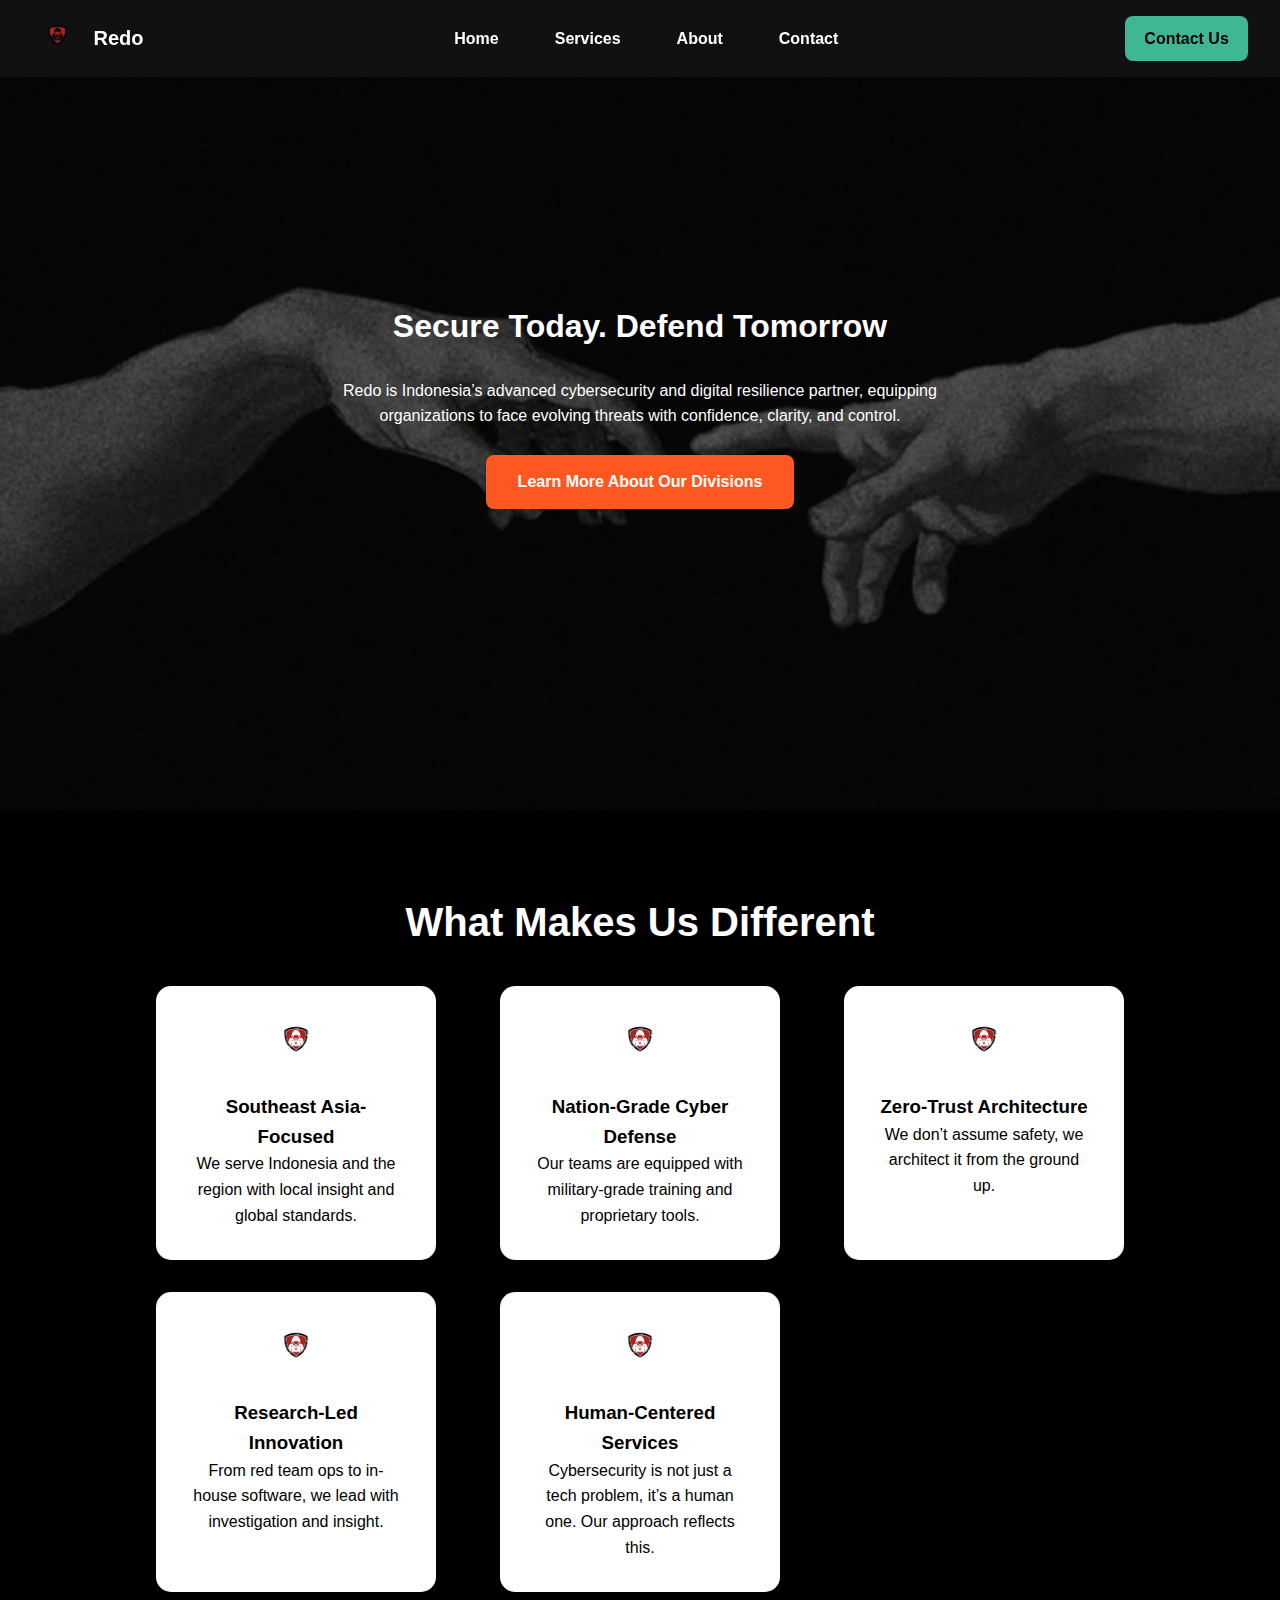
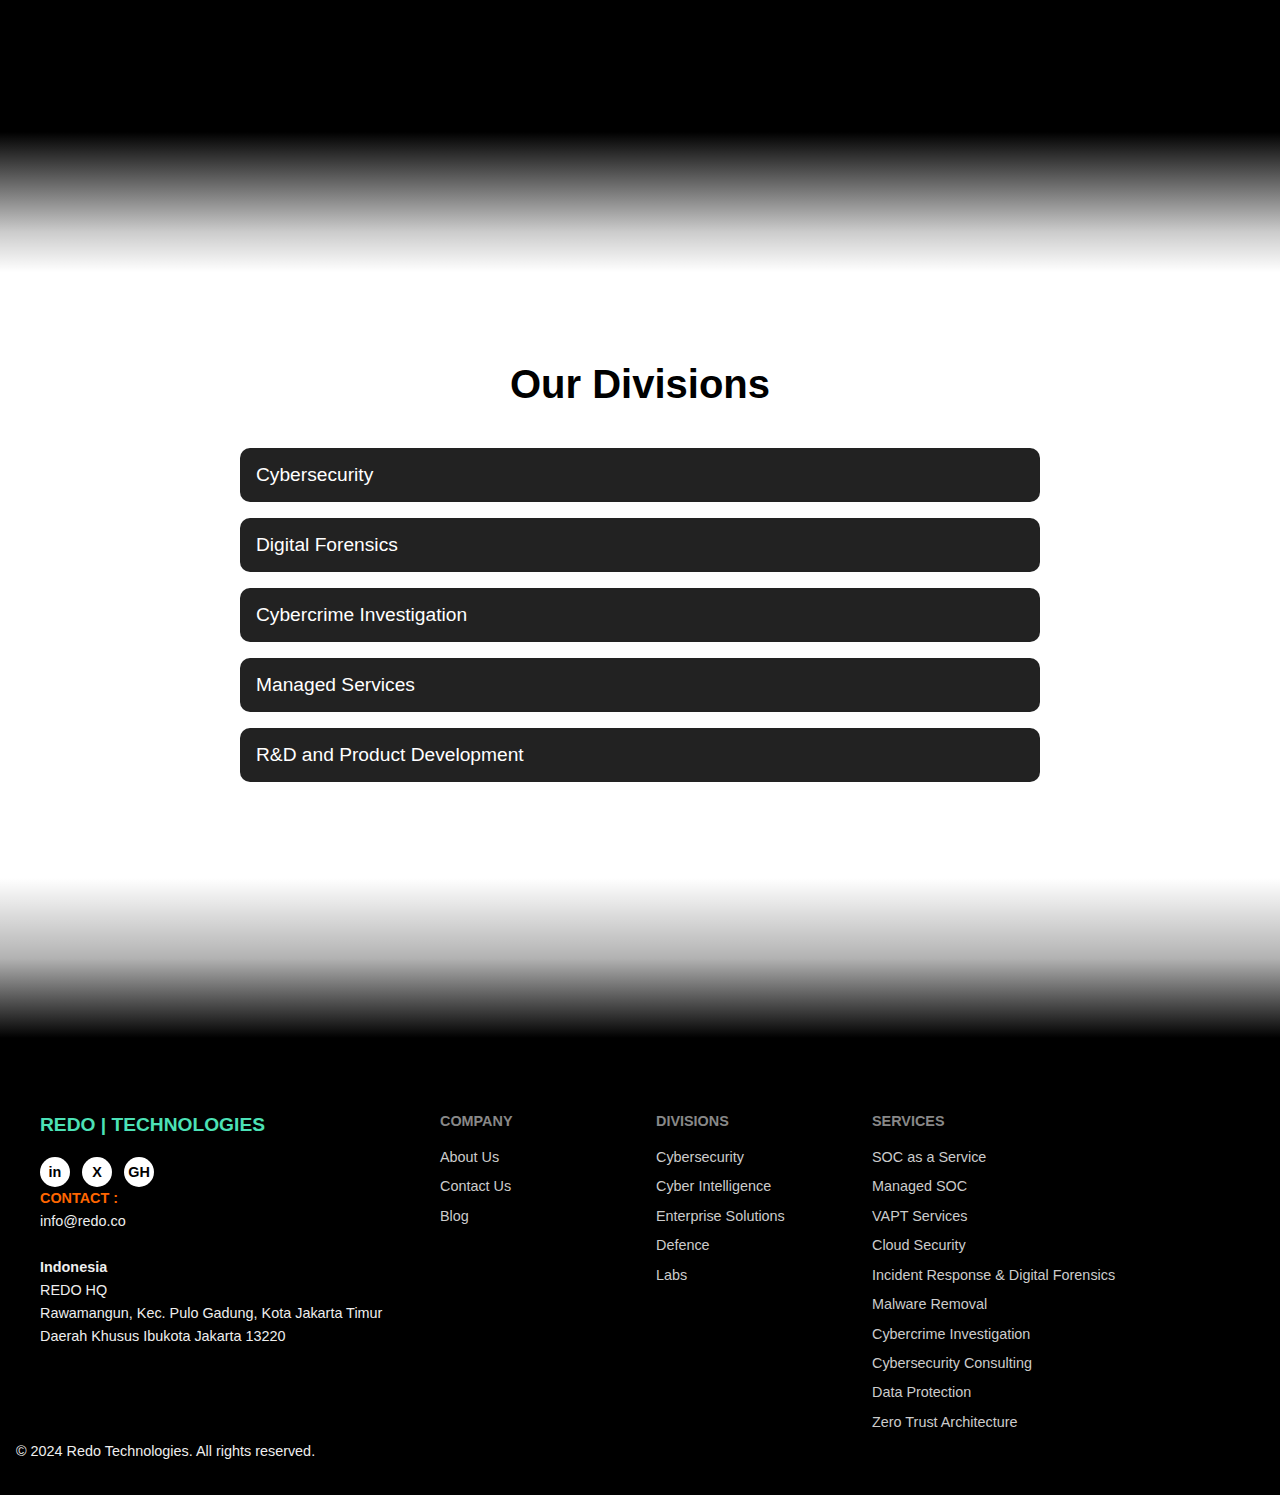
<file: about.html>
<!DOCTYPE html>
<html lang="id">
  <head>
    <meta charset="UTF-8" />
    <meta name="viewport" content="width=device-width, initial-scale=1" />
    <title>About | Redo Technologies</title>
    <link rel="stylesheet" href="styles.css" />
  </head>
  <body class="about-page">
    <!-- HEADER -->
    <header>
      <div class="logo">
        <a href="index.html">
          <img src="gambar/redo.png" alt="Redo Logo" />
          <span>Redo</span>
        </a>
      </div>

      <nav class="nav-center">
        <a href="index.html">Home</a>
        <a href="services.html">Services</a>
        <a href="about.html" class="active">About</a>
        <a href="soc.html">Contact</a>
      </nav>

      <a href="soc.html" class="contact-btn">Contact Us</a>
    </header>

    <!-- HERO -->
    <section class="about-hero">
      <div class="about-content">
        <h1>Secure Today. Defend Tomorrow</h1>
        <br />
        <p>
          Redo is Indonesia’s advanced cybersecurity and digital resilience
          partner, equipping organizations to face evolving threats with
          confidence, clarity, and control.
        </p>
        <br />
        <a href="#divisions" class="cta-btn">Learn More About Our Divisions</a>
      </div>
    </section>

    <!-- WHAT MAKES US DIFFERENT -->
    <section class="what-choose">
      <h2>What Makes Us Different</h2>
      <div class="what-list">
        <div class="what-card">
          <img src="gambar/redo.png" alt="Southeast Asia" class="what-icon" />
          <h3>Southeast Asia-Focused</h3>
          <p>
            We serve Indonesia and the region with local insight and global
            standards.
          </p>
        </div>

        <div class="what-card">
          <img src="gambar/redo.png" alt="Cyber Defense" class="what-icon" />
          <h3>Nation-Grade Cyber Defense</h3>
          <p>
            Our teams are equipped with military-grade training and proprietary
            tools.
          </p>
        </div>

        <div class="what-card">
          <img src="gambar/redo.png" alt="Zero Trust" class="what-icon" />
          <h3>Zero-Trust Architecture</h3>
          <p>We don’t assume safety, we architect it from the ground up.</p>
        </div>

        <div class="what-card">
          <img src="gambar/redo.png" alt="Zero Trust" class="what-icon" />
          <h3>Research-Led Innovation</h3>

          <p>
            From red team ops to in-house software, we lead with investigation
            and insight.
          </p>
        </div>

        <div class="what-card">
          <img src="gambar/redo.png" alt="Zero Trust" class="what-icon" />
          <h3>Human-Centered Services</h3>
          <p>
            Cybersecurity is not just a tech problem, it’s a human one. Our
            approach reflects this.
          </p>
        </div>
      </div>
    </section>

    <!-- Gradient Divider -->
    <div class="gradient-divider"></div>

    <!-- OUR DIVISIONS -->
    <section class="divisions" id="divisions">
      <h2>Our Divisions</h2>

      <div class="accordion">
        <div class="accordion-item">
          <button class="accordion-header">Cybersecurity</button>
          <div class="accordion-body">
            <p>
              Proactive threat detection, Zero-Trust, SIEM, & incident response.
            </p>
          </div>
        </div>

        <div class="accordion-item">
          <button class="accordion-header">Digital Forensics</button>
          <div class="accordion-body">
            <p>Investigasi insiden & analisis mendalam.</p>
          </div>
        </div>

        <div class="accordion-item">
          <button class="accordion-header">Cybercrime Investigation</button>
          <div class="accordion-body">
            <p>Penyelidikan serangan siber & pelacakan kriminal digital.</p>
          </div>
        </div>

        <div class="accordion-item">
          <button class="accordion-header">Managed Services</button>
          <div class="accordion-body">
            <p>Layanan SOC, monitoring, dan pengelolaan keamanan TI.</p>
          </div>
        </div>

        <div class="accordion-item">
          <button class="accordion-header">R&D and Product Development</button>
          <div class="accordion-body">
            <p>Inovasi teknologi baru & solusi internal.</p>
          </div>
        </div>
      </div>
    </section>

    <!-- Gradient Divider Footer -->
    <div class="gradient-divider-footer"></div>

    <!-- FOOTER -->
    <footer class="footer">
      <div class="footer-container">
        <div class="footer-logo-social">
          <div class="footer-logo">Redo | Technologies</div>
          <div class="social-icons">
            <a href="#" aria-label="LinkedIn"><span>in</span></a>
            <a href="#" aria-label="X"><span>X</span></a>
            <a href="#" aria-label="GitHub"><span>GH</span></a>
          </div>

          <div class="footer-contact">
            <span>CONTACT :</span><br />
            <a href="mailto:-">info@redo.co</a><br /><br />
            <strong>Indonesia</strong><br />
            REDO HQ
            <br />Rawamangun, Kec. Pulo Gadung, Kota Jakarta Timur<br />
            Daerah Khusus Ibukota Jakarta 13220
          </div>
        </div>

        <div class="footer-column">
          <h4>COMPANY</h4>
          <ul>
            <li><a href="about.html">About Us</a></li>
            <li>
              <a href="soc.html">Contact Us</a>
            </li>
            <li><a href="#">Blog</a></li>
          </ul>
        </div>

        <div class="footer-column">
          <h4>DIVISIONS</h4>
          <ul>
            <li>Cybersecurity</li>
            <li>Cyber Intelligence</li>
            <li>Enterprise Solutions</li>
            <li>Defence</li>
            <li>Labs</li>
          </ul>
        </div>

        <div class="footer-column">
          <h4>SERVICES</h4>
          <ul>
            <li>SOC as a Service</li>
            <li>Managed SOC</li>
            <li>VAPT Services</li>
            <li>Cloud Security</li>
            <li>Incident Response & Digital Forensics</li>
            <li>Malware Removal</li>
            <li>Cybercrime Investigation</li>
            <li>Cybersecurity Consulting</li>
            <li>Data Protection</li>
            <li>Zero Trust Architecture</li>
          </ul>
        </div>
      </div>
      <p>&copy; 2024 Redo Technologies. All rights reserved.</p>
    </footer>
  </body>
</html>
</file>
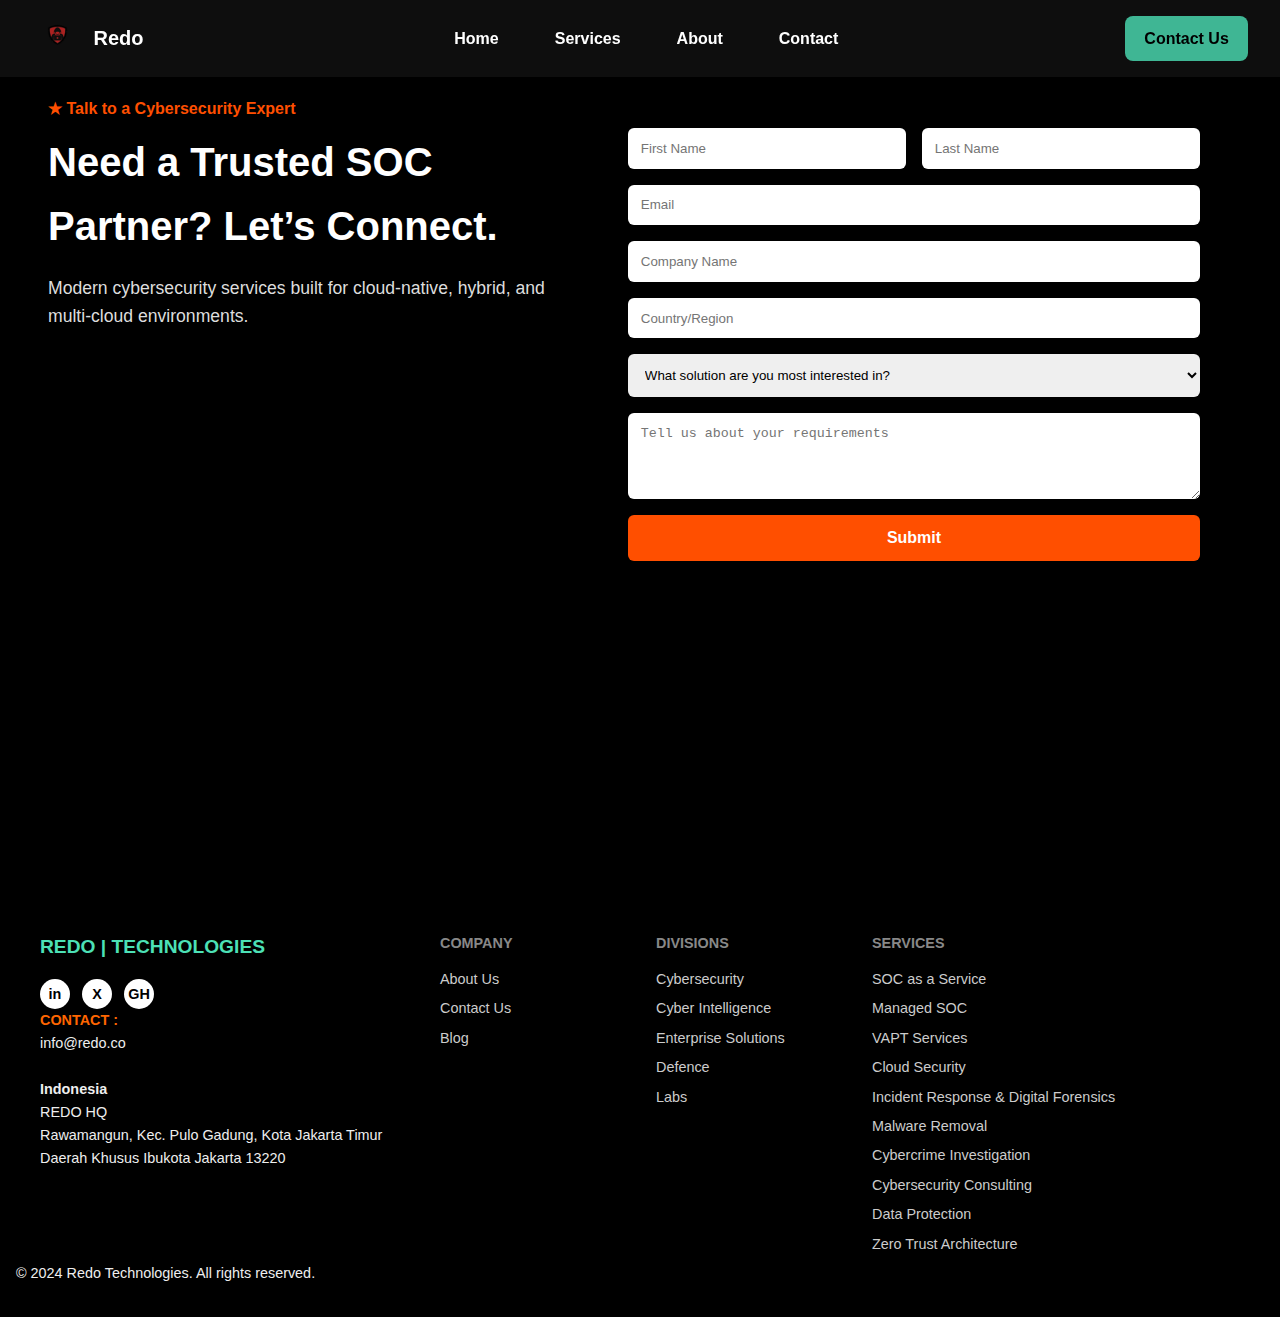
<file: soc.html>
<!DOCTYPE html>
<html lang="id">
  <head>
    <meta charset="UTF-8" />
    <meta name="viewport" content="width=device-width, initial-scale=1" />
    <title>Redo | SOC as a Service</title>
    <link rel="stylesheet" href="styles.css" />
  </head>
  <body>
    <!-- HEADER (copy dari index) -->
    <header>
      <div class="logo">
        <a href="index.html">
          <img src="gambar/redo.png" alt="Redo Logo" />
          <span>Redo</span>
        </a>
      </div>

      <nav class="nav-center">
        <a href="index.html">Home</a>
        <a href="services.html">Services</a>
        <a href="about.html">About</a>
        <a href="soc.html">Contact</a>
      </nav>

      <a href="soc.html" class="contact-btn">Contact Us</a>
    </header>

    <!-- SOC HERO / CONTACT SECTION -->
    <section class="soc-hero">
      <div class="soc-left">
        <h4>★ Talk to a Cybersecurity Expert</h4>
        <h1>Need a Trusted SOC Partner? Let’s Connect.</h1>
        <p>
          Modern cybersecurity services built for cloud-native, hybrid, and
          multi-cloud environments.
        </p>
      </div>

      <div class="soc-right">
        <form class="soc-form">
          <div class="form-row">
            <input type="text" placeholder="First Name" required />
            <input type="text" placeholder="Last Name" required />
          </div>
          <input type="email" placeholder="Email" required />
          <input type="text" placeholder="Company Name" required />
          <input type="text" placeholder="Country/Region" required />
          <select required>
            <option value="">What solution are you most interested in?</option>
            <option value="soc">SOC as a Service</option>
            <option value="vapt">VAPT Services</option>
            <option value="incident">Incident Response</option>
          </select>
          <textarea
            placeholder="Tell us about your requirements"
            rows="4"
            required
          ></textarea>
          <button type="submit">Submit</button>
        </form>
      </div>
    </section>

    <!-- FOOTER (copy dari index) -->
    <footer class="footer">
      <div class="footer-container">
        <div class="footer-logo-social">
          <div class="footer-logo">Redo | Technologies</div>
          <div class="social-icons">
            <a href="#" aria-label="LinkedIn"><span>in</span></a>
            <a href="#" aria-label="X"><span>X</span></a>
            <a href="#" aria-label="GitHub"><span>GH</span></a>
          </div>

          <div class="footer-contact">
            <span>CONTACT :</span><br />
            <a href="mailto:-">info@redo.co</a><br /><br />
            <strong>Indonesia</strong><br />
            REDO HQ
            <br />Rawamangun, Kec. Pulo Gadung, Kota Jakarta Timur<br />
            Daerah Khusus Ibukota Jakarta 13220
          </div>
        </div>

        <div class="footer-column">
          <h4>COMPANY</h4>
          <ul>
            <li><a href="about.html">About Us</a></li>
            <li>
              <a href="soc.html">Contact Us</a>
            </li>
            <li><a href="#">Blog</a></li>
          </ul>
        </div>

        <div class="footer-column">
          <h4>DIVISIONS</h4>
          <ul>
            <li>Cybersecurity</li>
            <li>Cyber Intelligence</li>
            <li>Enterprise Solutions</li>
            <li>Defence</li>
            <li>Labs</li>
          </ul>
        </div>

        <div class="footer-column">
          <h4>SERVICES</h4>
          <ul>
            <li>SOC as a Service</li>
            <li>Managed SOC</li>
            <li>VAPT Services</li>
            <li>Cloud Security</li>
            <li>Incident Response & Digital Forensics</li>
            <li>Malware Removal</li>
            <li>Cybercrime Investigation</li>
            <li>Cybersecurity Consulting</li>
            <li>Data Protection</li>
            <li>Zero Trust Architecture</li>
          </ul>
        </div>
      </div>
      <p>&copy; 2024 Redo Technologies. All rights reserved.</p>
    </footer>
  </body>
</html>
</file>
<file: styles.css>
/* ==== INDEX PAGE ==== */
* {
  margin: 0;
  padding: 0;
  box-sizing: border-box;
}

body {
  font-family: "Segoe UI", Tahoma, Geneva, Verdana, sans-serif;
  background: #000;
  color: #eee;
  line-height: 1.6;
}

header {
  display: flex;
  justify-content: space-between;
  align-items: center;
  padding: 1rem 2rem;

  /* Efek Transparan*/
  background: rgba(34, 34, 34, 0.4);
  backdrop-filter: blur(10px);
  -webkit-backdrop-filter: blur(10px);

  position: fixed;
  top: 0;
  left: 0;
  width: 100%;
  z-index: 1000;
}

.logo {
  display: flex;
  align-items: center;
  gap: 10px; /* jarak gambar dan teks */
}

.logo a {
  display: flex; /* biar logo & teks sejajar */
  align-items: center;
  gap: 10px;
  text-decoration: none; /* ngilangin underline */
  color: #fff;
  font-weight: bold;
  font-size: 20px;
}

.logo a img {
  height: 40px;
  width: auto;
  display: block;
}

.nav-center {
  flex: 1;
  display: flex;
  justify-content: center;
  gap: 2rem;
}

.nav-center a {
  color: #fff;
  text-decoration: none;
  font-weight: 600;
  transition: color 0.3s ease;
}

nav a {
  color: #eee;
  margin-left: 1.5rem;
  text-decoration: none;
  font-weight: 600;
  transition: color 0.3s ease;
}

nav a:hover {
  color: #4ce1b6;
}

.contact-btn {
  background: rgba(76, 225, 182, 0.8); /* transparan juga */
  color: #000;
  padding: 0.6rem 1.2rem;
  border-radius: 8px;
  text-decoration: none;
  font-weight: bold;
  transition: background 0.3s ease, transform 0.2s ease;
}

.contact-btn:hover {
  background: rgba(57, 191, 160, 0.9);
  transform: scale(1.05);
}

/* Hero Section (Bagian Utama index.html) */
.hero h1 {
  font-size: 3rem;
  max-width: 700px;
  line-height: 1.1;
  margin-bottom: 1rem;
}

/* Section Capabilities dan Why Choose */
.capabilities,
.why-choose {
  background: #000;
  padding: 4rem 2rem 2rem 2rem;
}

.capabilities h2,
.why-choose h2 {
  text-align: center;
  color: #4ce1b6;
  margin-bottom: 2rem;
  font-size: 2rem;
  letter-spacing: 2px;
}

.cap-list,
.why-list {
  display: grid;
  grid-template-columns: repeat(auto-fit, minmax(260px, 1fr));
  gap: 2rem;
  max-width: 1100px;
  margin: 0 auto;
}

.cap-card,
.why-card {
  background: #222;
  border-radius: 30px;
  padding: 2rem 1rem 1.5rem 1rem;
  box-shadow: 0 4px 24px #0bc9cd22;
  transition: border-radius 0.7s, box-shadow 0.6s, clip-path 0.6s;
  clip-path: ellipse(95% 80% at 50% 50%);
  position: relative;
}

.cap-icon,
.why-icon {
  font-size: 2.5rem;
  color: #4ce1b6;
  margin-bottom: 1rem;
  display: block;
}

.cap-card:hover,
.why-card:hover,
.cap-card:focus-visible,
.why-card:focus-visible {
  border-radius: 55px 15px 75px 25px;
  box-shadow: 0 8px 56px #4ce1b666;
  clip-path: ellipse(110% 90% at 50% 50%);
  background: linear-gradient(135deg, #084e69 0%, #0bc9cd 100%);
}

/* Hero Section (*/
.hero {
  position: relative;
  height: 100vh;
  display: flex;
  justify-content: center;
  align-items: center;
  text-align: center;
  color: white;
  background: url("gambar/chaos.gif") no-repeat center center/cover;
}

.hero::after {
  content: "";
  position: absolute;
  inset: 0;
  background: rgba(0, 0, 0, 0.6); /* overlay gelap biar teks lebih jelas */
}

.hero-overlay {
  position: relative;
  z-index: 1;
  max-width: 800px;
  padding: 0 1rem;
}

.hero h1 {
  font-size: 3.5rem;
  font-weight: 700;
  margin-bottom: 1rem;
  text-transform: uppercase;
  letter-spacing: 2px;
  text-shadow: 0px 4px 15px rgba(0, 0, 0, 0.7);
}

.hero p {
  font-size: 1.2rem;
  margin-bottom: 2rem;
  color: #ddd;
}

.cta-btn {
  display: inline-block;
  background: #ff5722;
  color: white;
  padding: 0.9rem 2rem;
  border-radius: 8px;
  font-weight: bold;
  text-decoration: none;
  transition: background 0.3s ease, transform 0.2s ease;
}

.cta-btn:hover {
  background: #e64a19;
  transform: scale(1.05);
}

/* Footer Section (Buat di pake di hal lain) */
.footer {
  background-color: #000;
  color: #eee;
  padding: 2rem 1rem;
  font-size: 0.9rem;
}

.footer-container {
  max-width: 1200px;
  margin: 0 auto;
  display: grid;
  grid-template-columns: 2fr 1fr 1fr 2fr;
  gap: 2rem;
}

.footer-logo {
  font-weight: bold;
  font-size: 1.2rem;
  margin-bottom: 1rem;
  color: #4ce1b6;
  text-transform: uppercase;
}

.social-icons a {
  display: inline-block;
  background: #ffffff;
  color: #000000;
  width: 30px;
  height: 30px;
  line-height: 30px;
  text-align: center;
  border-radius: 50%;
  margin-right: 0.5rem;
  font-weight: bold;
  text-decoration: none;
}

.footer-contact span {
  color: #f60;
  font-weight: bold;
}

.footer-contact a {
  color: #eee;
  text-decoration: none;
}

.footer-column h4 {
  color: #888;
  margin-bottom: 0.8rem;
  font-weight: 600;
}

.footer-column ul {
  list-style: none;
}

.footer-column ul li,
.footer-column ul li a {
  color: #ccc;
  margin-bottom: 0.4rem;
  text-decoration: none;
}

.footer-column ul li:hover,
.footer-column ul li a:hover {
  color: #4ce1b6;
  cursor: pointer;
}

/* Responsive for smaller screens */
@media (max-width: 768px) {
  .footer-container {
    grid-template-columns: 1fr;
  }
  .footer-logo-social {
    margin-bottom: 2rem;
  }
  .social-icons a {
    margin-right: 1rem;
  }
}

/* ==== SERVICES PAGE ==== */

/* Hero Section */
.services-hero {
  position: relative;
  height: 100vh;
  display: flex;
  justify-content: center;
  align-items: center;
  background: url("gambar/loop.gif") no-repeat center center;
  background-size: cover;
}
.services-hero-overlay {
  position: absolute;
  inset: 0;
  background: rgba(0, 0, 0, 0.6);
}
.services-hero-content {
  position: relative;
  z-index: 1;
  color: #fff;
  text-align: center;
}
.services-hero-content h1 {
  font-size: 4rem;
  font-weight: 800;
  text-transform: uppercase;
}

/* Services Section (outer background putih) */
.services-list {
  background: #fff; /* luar tetap putih */
  padding: 80px 20px;
}

/* Inner container (pakai background planet) */
.services-inner {
  background: url("gambar/Black.jpg") no-repeat center center;
  background-size: cover;
  border-radius: 20px;
  padding: 50px;
  display: grid;
  grid-template-columns: repeat(3, 1fr); /* 3 kolom */
  gap: 30px;
}

/* Service Card (transparan + blur) */
.service-card {
  background: rgba(0, 0, 0, 0.4); /* transparan */
  backdrop-filter: blur(6px); /* efek kaca */
  border-radius: 15px;
  padding: 25px;
  color: #fff;
  transition: transform 0.3s, box-shadow 0.3s;
}

.service-card:hover {
  transform: translateY(-8px);
  box-shadow: 0 10px 25px rgba(0, 0, 0, 0.4);
}

.service-card h2 {
  font-size: 1.5rem;
  margin-bottom: 10px;
}

.service-card p {
  font-size: 1rem;
  margin-bottom: 15px;
  line-height: 1.5;
}

.service-card .learn-more {
  display: inline-block;
  color: #ff8c42;
  font-weight: 600;
  text-decoration: none;
  transition: color 0.3s;
}

.service-card .learn-more:hover {
  color: #ffd27f;
}

/* ==== ABOUT PAGE ==== */
/* Section about */
.about-hero {
  position: relative;
  height: 90vh;
  display: flex;
  align-items: center;
  justify-content: center;
  text-align: center;
  color: #fff;
  background: url("gambar/hand.jpg") center/cover no-repeat;
}

.about-hero::before {
  content: "";
  position: absolute;
  top: 0;
  left: 0;
  width: 100%;
  height: 100%;
  background: rgba(0, 0, 0, 0.6); /* overlay transparan */
}

.about-content {
  position: relative; /* biar teks di atas overlay */
  max-width: 700px;
  padding: 2rem;
}
/* WHAT MAKES US */
.what-choose {
  background: #000;
  color: #000000;
  padding: 5rem 2rem;
  text-align: center;
}
.what-choose h2 {
  font-size: 2.5rem;
  margin-bottom: 2rem;
  color: #ffffff;
}
.what-list {
  display: grid;
  grid-template-columns: repeat(3, 1fr); /* 3 kolom tetap */
  gap: 2rem;
  max-width: 1000px;
  margin: 0 auto;
  justify-items: center; /* Biar item rata tengah */
}
.what-card {
  background: #ffffff;
  border-radius: 15px;
  padding: 2rem;
  transition: 0.3s;
  width: 100%; /* biar ukuran konsisten */
  max-width: 280px; /* kontrol lebar card */
}

.what-card:hover {
  transform: translateY(-5px);
  box-shadow: 0 8px 20px rgba(0, 0, 0, 0.1);
}
.what-icon {
  height: 50px;
  margin-bottom: 1rem;
}

/* Divisions (Accordion) */
.divisions {
  background: #fff;
  padding: 5rem 2rem;
  color: #000000;
  text-align: center;
}
.divisions h2 {
  font-size: 2.5rem;
  margin-bottom: 2rem;
}
.accordion {
  max-width: 800px;
  margin: 0 auto;
  text-align: left;
}
.accordion-item {
  margin-bottom: 1rem;
  border-radius: 10px;
  overflow: hidden;
  background: rgba(0, 0, 0, 0.5);
}
.accordion-header {
  width: 100%;
  padding: 1rem;
  background: #222;
  border: none;
  outline: none;
  color: #fff;
  text-align: left;
  font-size: 1.2rem;
  cursor: pointer;
}
.accordion-header.active {
  background: #4ce1b6;
  color: #000;
}
.accordion-body {
  max-height: 0;
  overflow: hidden;
  padding: 0 1rem;
  background: rgba(255, 255, 255, 0.1);
  transition: max-height 0.3s ease;
}
.accordion-body p {
  padding: 1rem 0;
}

/* Gradient Divider */
.gradient-divider {
  height: 200px;
  background: linear-gradient(
    to bottom,
    rgba(0, 0, 0, 1) 0%,
    rgba(0, 0, 0, 0.7) 30%,
    rgba(255, 255, 255, 0.8) 80%,
    #fff 100%
  );
}
/* Gradient Divider Footer */
.gradient-divider-footer {
  height: 200px;
  background: linear-gradient(
    to bottom,
    #fff 0%,
    rgba(255, 255, 255, 0.7) 40%,
    rgba(0, 0, 0, 0.8) 80%,
    #000 100%
  );
}

/* ==== SOC PAGE ==== */
.soc-hero {
  display: flex;
  justify-content: space-between;
  align-items: flex-start;
  gap: 3rem;
  padding: 6rem 3rem 3rem;
  min-height: 100vh;
  background: url("https://i.pinimg.com/originals/07/13/6e/07136e5ed9b63ebbe5a70c3e5e84a9a7.jpg")
    no-repeat center center/cover;
  color: white;
}

.soc-left {
  flex: 1;
  max-width: 500px;
}

.soc-left h4 {
  color: #ff4f00;
  margin-bottom: 0.5rem;
}

.soc-left h1 {
  font-size: 2.5rem;
  margin-bottom: 1rem;
}

.soc-left p {
  font-size: 1.1rem;
  color: #ddd;
}

.soc-right {
  flex: 1;
  background: rgba(0, 0, 0, 0.6);
  padding: 2rem;
  border-radius: 12px;
}

.soc-form {
  display: flex;
  flex-direction: column;
  gap: 1rem;
}

.soc-form .form-row {
  display: flex;
  gap: 1rem;
}

.soc-form input,
.soc-form select,
.soc-form textarea {
  width: 100%;
  padding: 0.8rem;
  border: none;
  border-radius: 6px;
}

.soc-form button {
  background: #ff4f00;
  color: #fff;
  border: none;
  padding: 0.9rem;
  font-size: 1rem;
  font-weight: bold;
  border-radius: 6px;
  cursor: pointer;
  transition: background 0.3s;
}

.soc-form button:hover {
  background: #e03e00;
}

/* For Responsive */
@media (max-width: 900px) {
  .soc-hero {
    flex-direction: column;
    text-align: center;
  }
  .soc-left,
  .soc-right {
    max-width: 100%;
  }
  .soc-form .form-row {
    flex-direction: column;
  }
}
</file>
